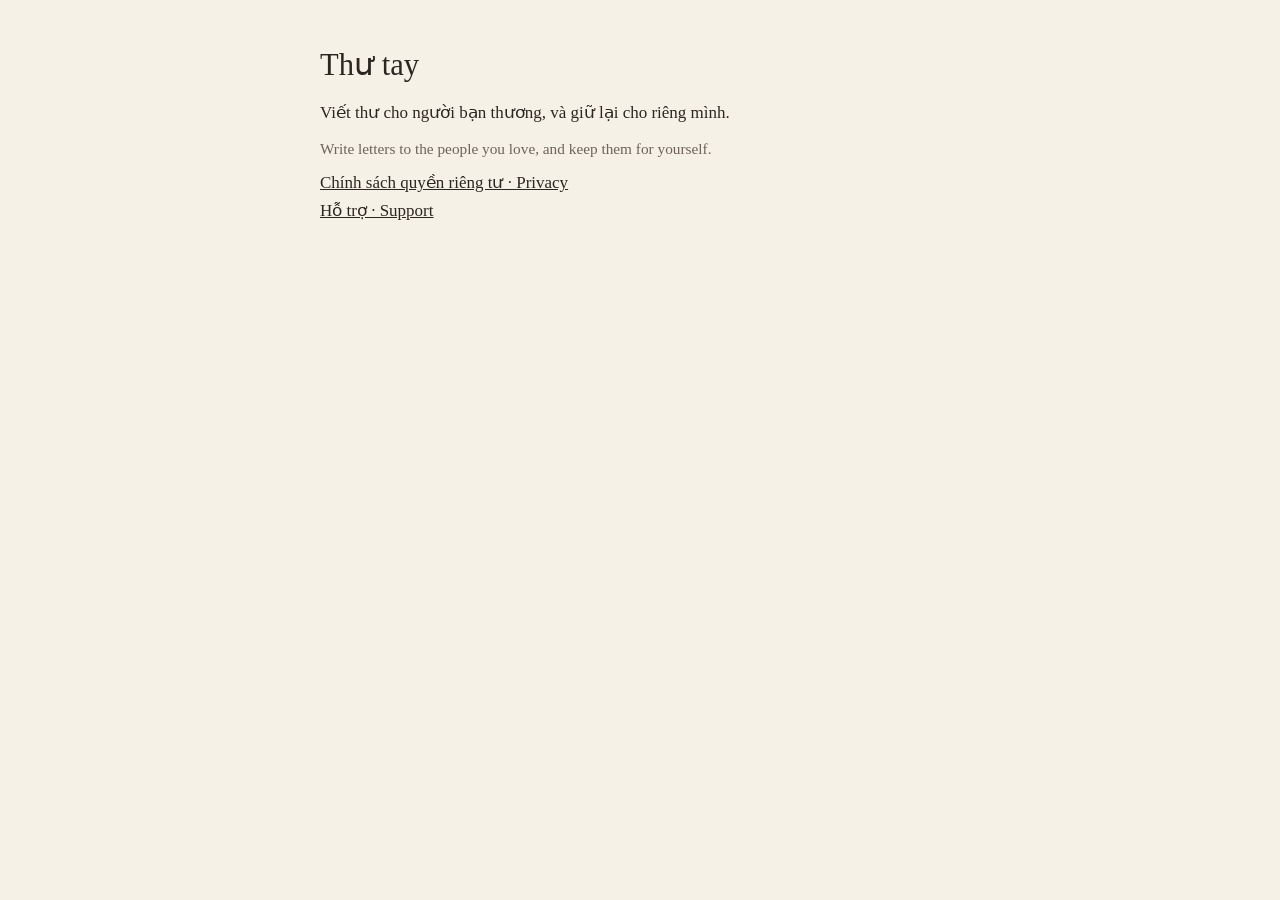
<file: index.html>
<!doctype html>
<html lang="vi">
<head>
<meta charset="utf-8">
<meta name="viewport" content="width=device-width, initial-scale=1">
<title>Thư tay</title>
<link rel="stylesheet" href="style.css">
</head>
<body>
<main>
<h1>Thư tay</h1>
<p>Viết thư cho người bạn thương, và giữ lại cho riêng mình.</p>
<p class="muted">Write letters to the people you love, and keep them for yourself.</p>
<p><a href="privacy.html">Chính sách quyền riêng tư · Privacy</a><br>
<a href="support.html">Hỗ trợ · Support</a></p>
</main>
</body>
</html>
</file>
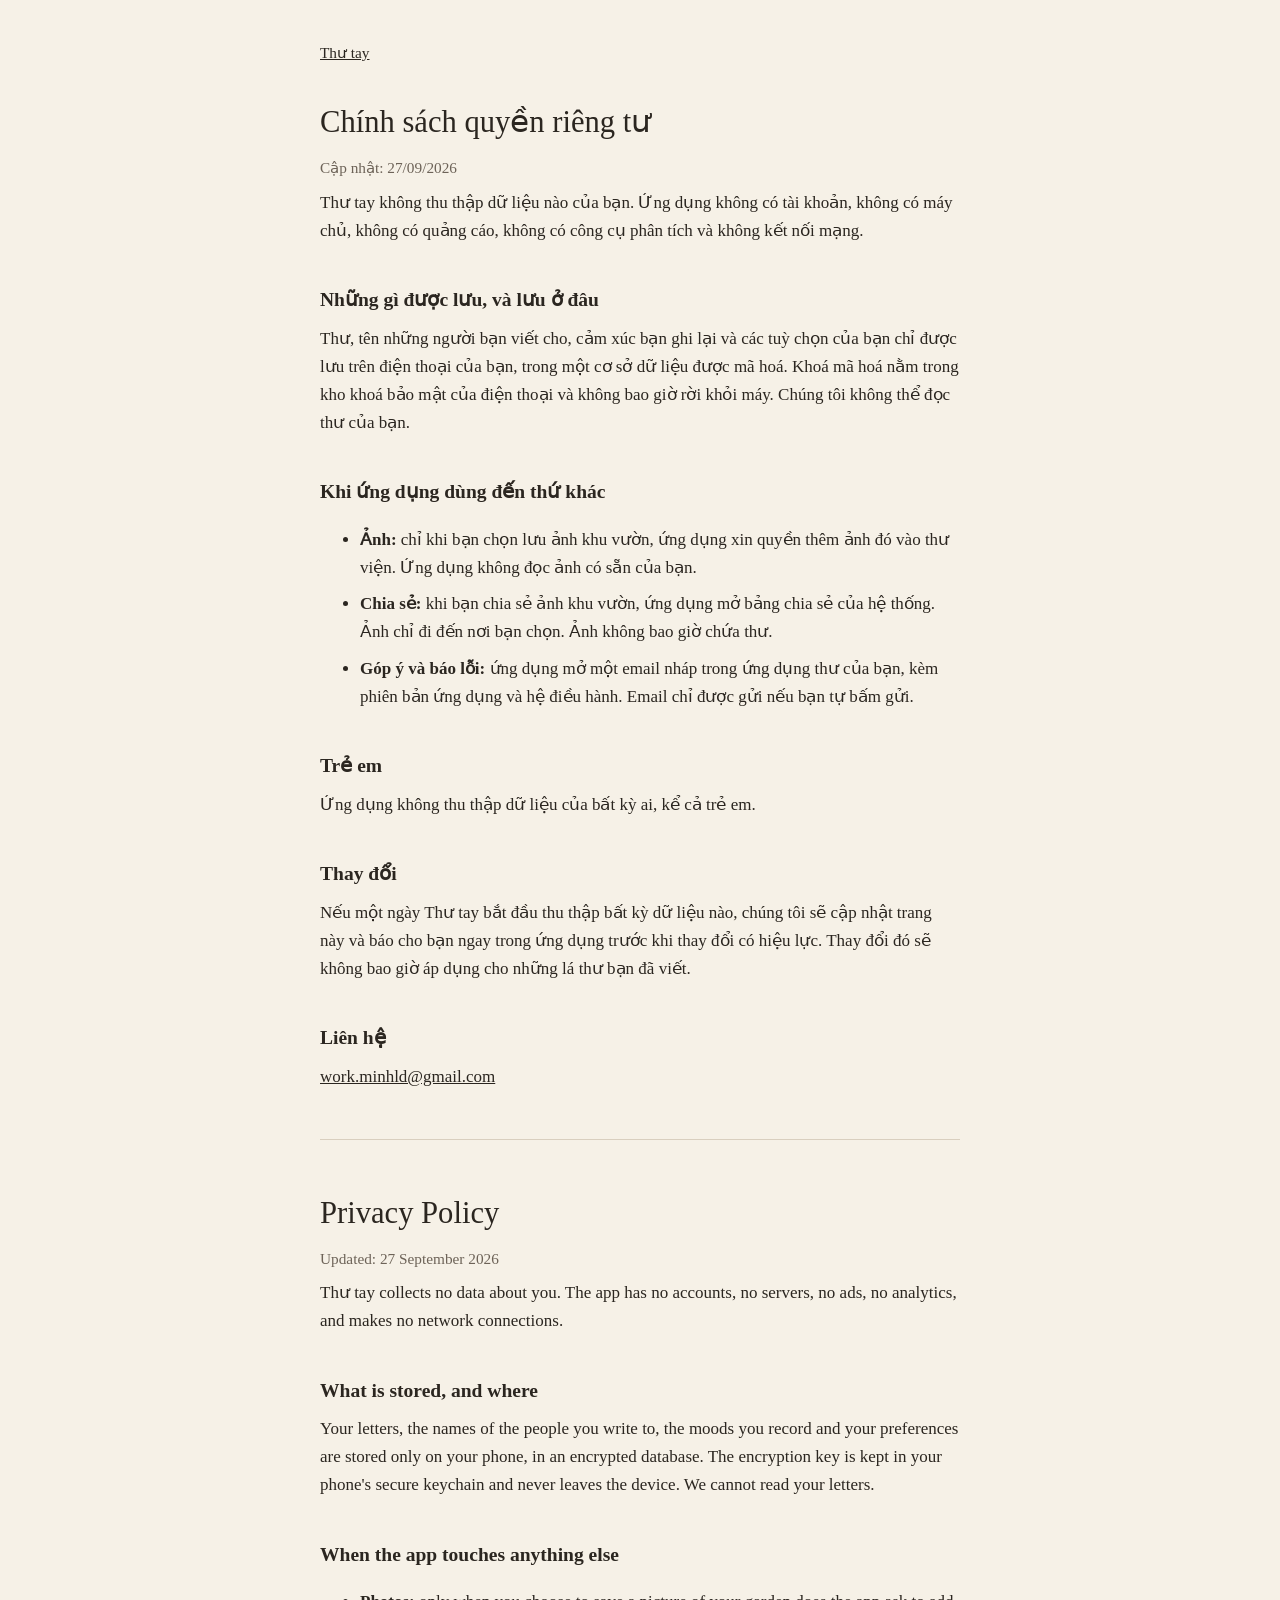
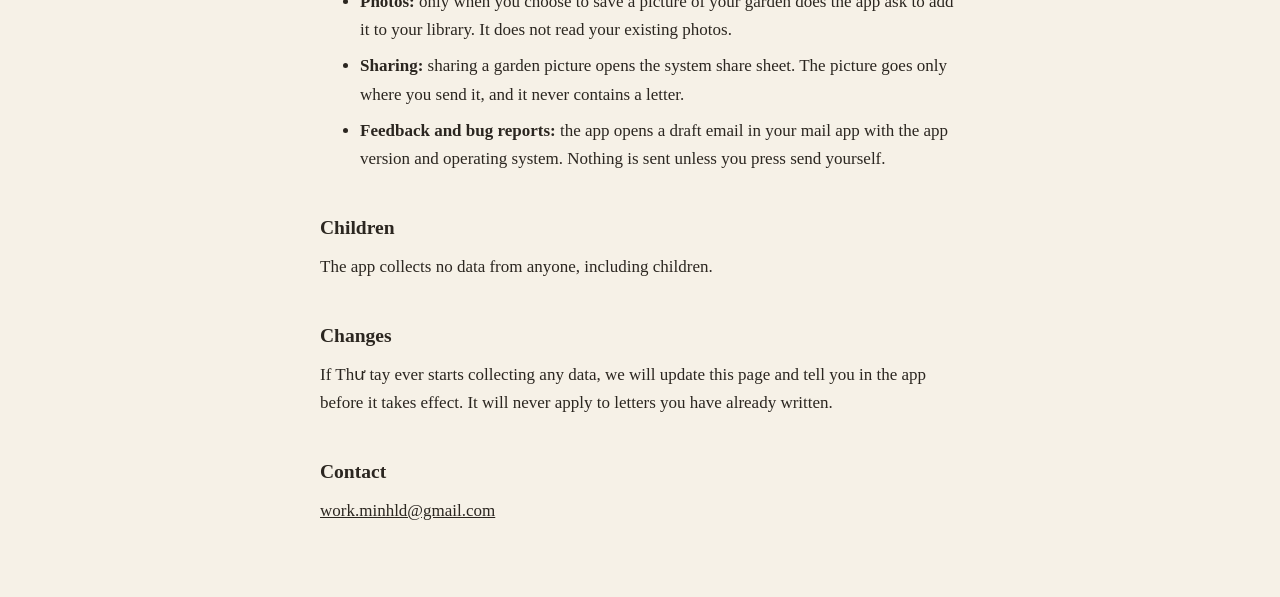
<file: privacy.html>
<!doctype html>
<html lang="vi">
<head>
<meta charset="utf-8">
<meta name="viewport" content="width=device-width, initial-scale=1">
<title>Quyền riêng tư · Thư tay</title>
<link rel="stylesheet" href="style.css">
</head>
<body>
<main>
<nav><a href="index.html">Thư tay</a></nav>

<h1>Chính sách quyền riêng tư</h1>
<p class="muted">Cập nhật: 27/09/2026</p>

<p>Thư tay không thu thập dữ liệu nào của bạn. Ứng dụng không có tài khoản, không có máy chủ,
không có quảng cáo, không có công cụ phân tích và không kết nối mạng.</p>

<h2>Những gì được lưu, và lưu ở đâu</h2>
<p>Thư, tên những người bạn viết cho, cảm xúc bạn ghi lại và các tuỳ chọn của bạn chỉ được lưu
trên điện thoại của bạn, trong một cơ sở dữ liệu được mã hoá. Khoá mã hoá nằm trong kho khoá
bảo mật của điện thoại và không bao giờ rời khỏi máy. Chúng tôi không thể đọc thư của bạn.</p>

<h2>Khi ứng dụng dùng đến thứ khác</h2>
<ul>
<li><strong>Ảnh:</strong> chỉ khi bạn chọn lưu ảnh khu vườn, ứng dụng xin quyền thêm ảnh đó vào
thư viện. Ứng dụng không đọc ảnh có sẵn của bạn.</li>
<li><strong>Chia sẻ:</strong> khi bạn chia sẻ ảnh khu vườn, ứng dụng mở bảng chia sẻ của hệ
thống. Ảnh chỉ đi đến nơi bạn chọn. Ảnh không bao giờ chứa thư.</li>
<li><strong>Góp ý và báo lỗi:</strong> ứng dụng mở một email nháp trong ứng dụng thư của bạn,
kèm phiên bản ứng dụng và hệ điều hành. Email chỉ được gửi nếu bạn tự bấm gửi.</li>
</ul>

<h2>Trẻ em</h2>
<p>Ứng dụng không thu thập dữ liệu của bất kỳ ai, kể cả trẻ em.</p>

<h2>Thay đổi</h2>
<p>Nếu một ngày Thư tay bắt đầu thu thập bất kỳ dữ liệu nào, chúng tôi sẽ cập nhật trang này và
báo cho bạn ngay trong ứng dụng trước khi thay đổi có hiệu lực. Thay đổi đó sẽ không bao giờ áp
dụng cho những lá thư bạn đã viết.</p>

<h2>Liên hệ</h2>
<p><a href="mailto:work.minhld@gmail.com">work.minhld@gmail.com</a></p>

<hr>

<h1>Privacy Policy</h1>
<p class="muted">Updated: 27 September 2026</p>

<p>Thư tay collects no data about you. The app has no accounts, no servers, no ads, no analytics,
and makes no network connections.</p>

<h2>What is stored, and where</h2>
<p>Your letters, the names of the people you write to, the moods you record and your preferences
are stored only on your phone, in an encrypted database. The encryption key is kept in your
phone's secure keychain and never leaves the device. We cannot read your letters.</p>

<h2>When the app touches anything else</h2>
<ul>
<li><strong>Photos:</strong> only when you choose to save a picture of your garden does the app ask
to add it to your library. It does not read your existing photos.</li>
<li><strong>Sharing:</strong> sharing a garden picture opens the system share sheet. The picture goes
only where you send it, and it never contains a letter.</li>
<li><strong>Feedback and bug reports:</strong> the app opens a draft email in your mail app with the
app version and operating system. Nothing is sent unless you press send yourself.</li>
</ul>

<h2>Children</h2>
<p>The app collects no data from anyone, including children.</p>

<h2>Changes</h2>
<p>If Thư tay ever starts collecting any data, we will update this page and tell you in the app
before it takes effect. It will never apply to letters you have already written.</p>

<h2>Contact</h2>
<p><a href="mailto:work.minhld@gmail.com">work.minhld@gmail.com</a></p>
</main>
</body>
</html>
</file>
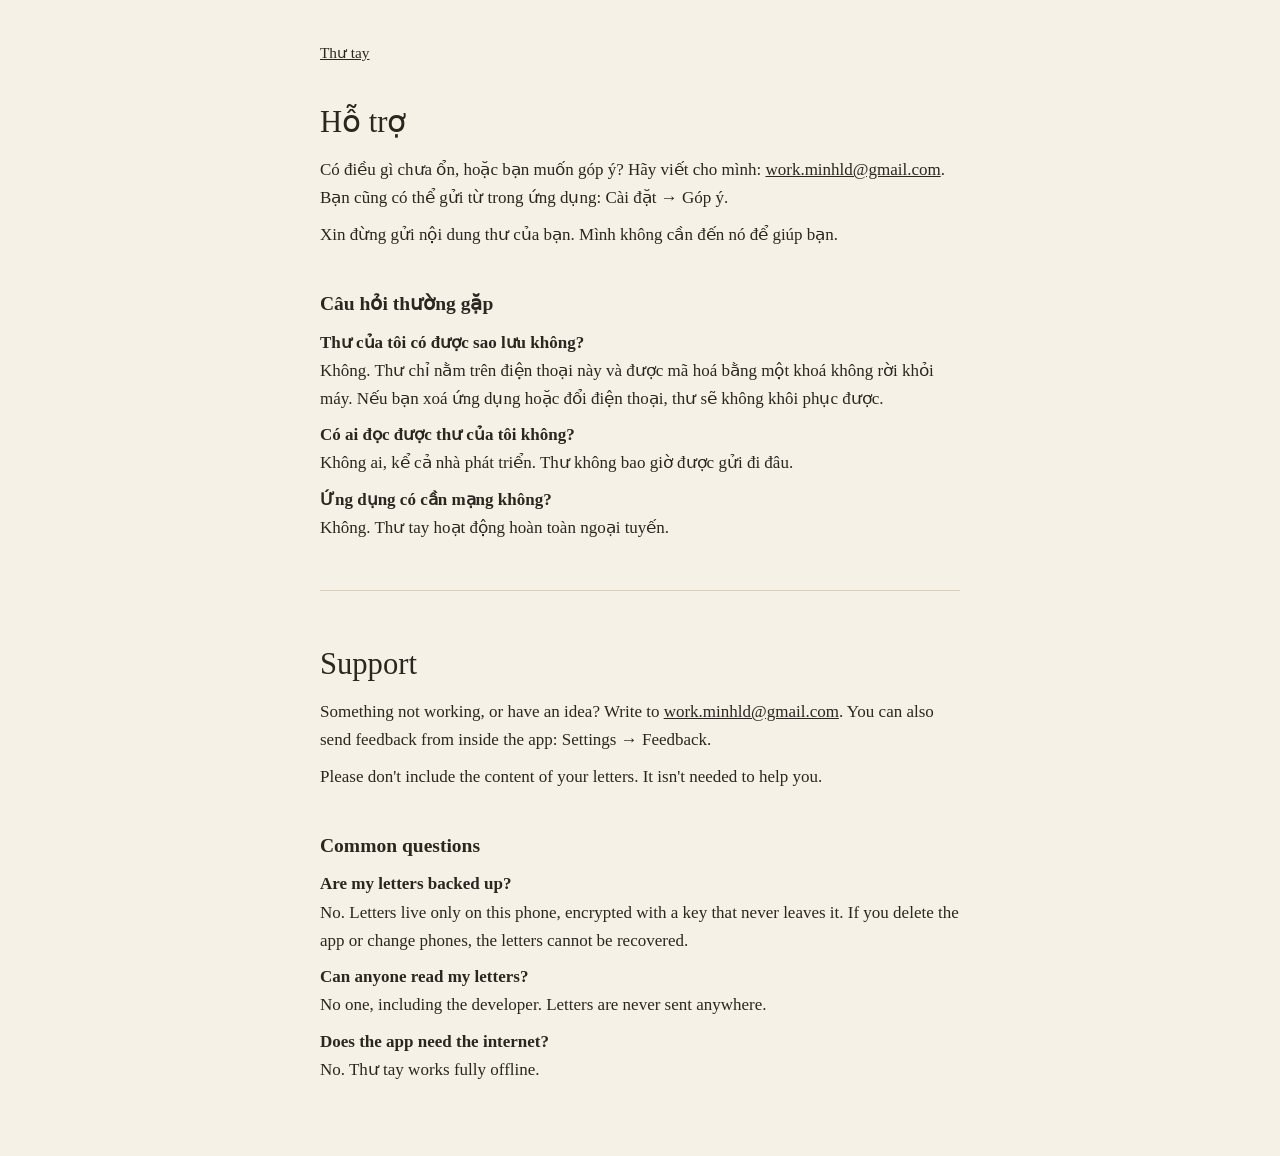
<file: support.html>
<!doctype html>
<html lang="vi">
<head>
<meta charset="utf-8">
<meta name="viewport" content="width=device-width, initial-scale=1">
<title>Hỗ trợ · Thư tay</title>
<link rel="stylesheet" href="style.css">
</head>
<body>
<main>
<nav><a href="index.html">Thư tay</a></nav>

<h1>Hỗ trợ</h1>
<p>Có điều gì chưa ổn, hoặc bạn muốn góp ý? Hãy viết cho mình:
<a href="mailto:work.minhld@gmail.com">work.minhld@gmail.com</a>.
Bạn cũng có thể gửi từ trong ứng dụng: Cài đặt → Góp ý.</p>
<p>Xin đừng gửi nội dung thư của bạn. Mình không cần đến nó để giúp bạn.</p>

<h2>Câu hỏi thường gặp</h2>
<p><strong>Thư của tôi có được sao lưu không?</strong><br>
Không. Thư chỉ nằm trên điện thoại này và được mã hoá bằng một khoá không rời khỏi máy.
Nếu bạn xoá ứng dụng hoặc đổi điện thoại, thư sẽ không khôi phục được.</p>
<p><strong>Có ai đọc được thư của tôi không?</strong><br>
Không ai, kể cả nhà phát triển. Thư không bao giờ được gửi đi đâu.</p>
<p><strong>Ứng dụng có cần mạng không?</strong><br>
Không. Thư tay hoạt động hoàn toàn ngoại tuyến.</p>

<hr>

<h1>Support</h1>
<p>Something not working, or have an idea? Write to
<a href="mailto:work.minhld@gmail.com">work.minhld@gmail.com</a>.
You can also send feedback from inside the app: Settings → Feedback.</p>
<p>Please don't include the content of your letters. It isn't needed to help you.</p>

<h2>Common questions</h2>
<p><strong>Are my letters backed up?</strong><br>
No. Letters live only on this phone, encrypted with a key that never leaves it. If you delete
the app or change phones, the letters cannot be recovered.</p>
<p><strong>Can anyone read my letters?</strong><br>
No one, including the developer. Letters are never sent anywhere.</p>
<p><strong>Does the app need the internet?</strong><br>
No. Thư tay works fully offline.</p>
</main>
</body>
</html>
</file>
<file: style.css>
:root { --bg: #f6f1e7; --ink: #2b2620; --muted: #6d6358; --rule: #d9cfbf; }
@media (prefers-color-scheme: dark) { :root { --bg: #0e1026; --ink: #ece4d4; --muted: #a79f93; --rule: #2c2f4a; } }
body { margin: 0; background: var(--bg); color: var(--ink); font: 17px/1.65 Georgia, "Times New Roman", serif; }
main { max-width: 640px; margin: 0 auto; padding: 40px 16px 64px; }
h1 { font-size: 1.8em; margin: 0 0 4px; font-weight: normal; }
h2 { font-size: 1.15em; margin: 2em 0 .4em; }
p, li { margin: .5em 0; }
.muted { color: var(--muted); font-size: .9em; }
hr { border: 0; border-top: 1px solid var(--rule); margin: 48px 0; }
a { color: inherit; }
nav { margin-bottom: 32px; font-size: .9em; }
</file>
